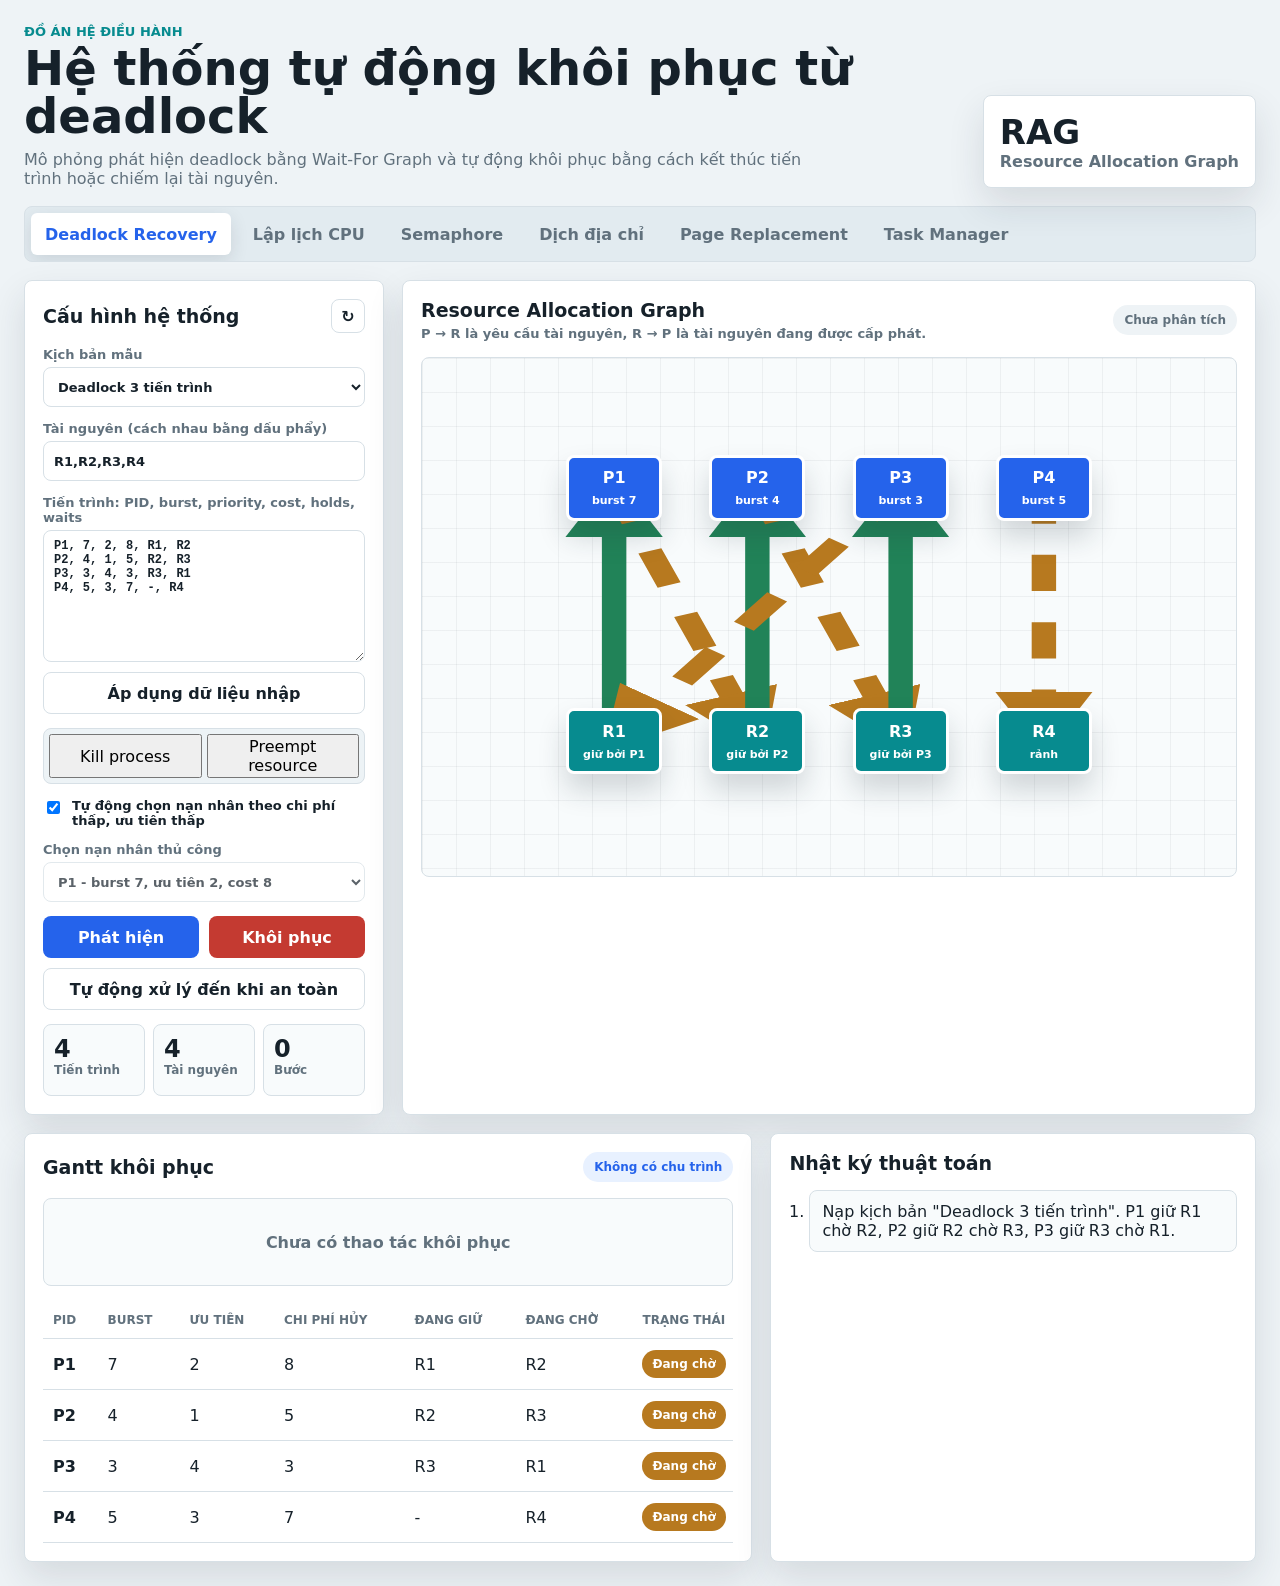
<file: index.html>
<!doctype html>
<html lang="vi">
  <head>
    <meta charset="UTF-8" />
    <meta name="viewport" content="width=device-width, initial-scale=1.0" />
    <title>Deadlock Recovery Lab</title>
    <link rel="stylesheet" href="styles.css" />
  </head>
  <body>
    <main class="app-shell">
      <header class="topbar">
        <div>
          <p class="eyebrow">Đồ án hệ điều hành</p>
          <h1>Hệ thống tự động khôi phục từ deadlock</h1>
          <p class="subtitle">
            Mô phỏng phát hiện deadlock bằng Wait-For Graph và tự động khôi phục bằng cách kết thúc tiến trình hoặc chiếm lại tài nguyên.
          </p>
        </div>
        <div class="status-card">
          <strong id="globalMetric">RAG</strong>
          <span>Resource Allocation Graph</span>
        </div>
      </header>

      <nav class="tabs" aria-label="Chọn mô đun">
        <button class="tab active" data-tab="deadlock">Deadlock Recovery</button>
        <button class="tab" data-tab="scheduler">Lập lịch CPU</button>
        <button class="tab" data-tab="semaphore">Semaphore</button>
        <button class="tab" data-tab="address">Dịch địa chỉ</button>
        <button class="tab" data-tab="paging">Page Replacement</button>
        <button class="tab" data-tab="task-manager">Task Manager</button>
      </nav>

      <section id="deadlock" class="module active">
        <div class="deadlock-layout">
          <aside class="panel controls">
            <div class="panel-title">
              <h2>Cấu hình hệ thống</h2>
              <button id="resetDeadlockBtn" class="icon-btn" title="Tải lại kịch bản">↻</button>
            </div>

            <label class="field">
              <span>Kịch bản mẫu</span>
              <select id="deadlockScenario"></select>
            </label>

            <label class="field">
              <span>Tài nguyên (cách nhau bằng dấu phẩy)</span>
              <input id="deadlockResourcesInput" value="R1,R2,R3,R4" />
            </label>

            <label class="field">
              <span>Tiến trình: PID, burst, priority, cost, holds, waits</span>
              <textarea id="deadlockProcessInput" class="compact-textarea"></textarea>
            </label>

            <button id="applyDeadlockInputBtn" class="ghost-btn full-width">Áp dụng dữ liệu nhập</button>

            <div class="segmented">
              <button class="recovery-strategy active" data-recovery="terminate">Kill process</button>
              <button class="recovery-strategy" data-recovery="preempt">Preempt resource</button>
            </div>

            <label class="check-row">
              <input id="autoVictim" type="checkbox" checked />
              <span>Tự động chọn nạn nhân theo chi phí thấp, ưu tiên thấp</span>
            </label>

            <label class="field">
              <span>Chọn nạn nhân thủ công</span>
              <select id="victimSelect"></select>
            </label>

            <div class="button-row">
              <button id="detectDeadlockBtn" class="primary-btn">Phát hiện</button>
              <button id="recoverDeadlockBtn" class="danger-btn">Khôi phục</button>
            </div>

            <button id="autoRecoverBtn" class="ghost-btn full-width">Tự động xử lý đến khi an toàn</button>

            <div class="metric-strip">
              <div><strong id="deadProcessCount">0</strong><span>Tiến trình</span></div>
              <div><strong id="deadResourceCount">0</strong><span>Tài nguyên</span></div>
              <div><strong id="deadStepCount">0</strong><span>Bước</span></div>
            </div>
          </aside>

          <section class="panel output">
            <div class="panel-title">
              <div>
                <h2>Resource Allocation Graph</h2>
                <p class="panel-subtitle">P → R là yêu cầu tài nguyên, R → P là tài nguyên đang được cấp phát.</p>
              </div>
              <span id="deadlockState" class="pill neutral">Chưa phân tích</span>
            </div>
            <div id="resourceGraph" class="resource-graph"></div>
          </section>
        </div>

        <div class="deadlock-bottom">
          <section class="panel output">
            <div class="panel-title">
              <h2>Gantt khôi phục</h2>
              <span id="cycleText" class="pill">Không có chu trình</span>
            </div>
            <div id="recoveryGantt" class="gantt recovery-gantt"></div>
            <div class="table-wrap">
              <table>
                <thead>
                  <tr>
                    <th>PID</th>
                    <th>Burst</th>
                    <th>Ưu tiên</th>
                    <th>Chi phí hủy</th>
                    <th>Đang giữ</th>
                    <th>Đang chờ</th>
                    <th>Trạng thái</th>
                  </tr>
                </thead>
                <tbody id="deadlockRows"></tbody>
              </table>
            </div>
          </section>

          <section class="panel output">
            <h2>Nhật ký thuật toán</h2>
            <ol id="deadlockLog" class="event-log tall"></ol>
          </section>
        </div>
      </section>

      <section id="scheduler" class="module">
        <div class="module-grid">
          <aside class="panel controls">
            <div class="panel-title">
              <h2>Danh sách tiến trình</h2>
              <button id="addProcessBtn" class="icon-btn" title="Thêm tiến trình">+</button>
            </div>
            <div id="processInputs" class="stack"></div>
            <label class="field">
              <span>Thuật toán</span>
              <select id="algorithmSelect">
                <option value="fcfs">FCFS</option>
                <option value="sjf">SJF không ưu tiên</option>
                <option value="priority">Priority không ưu tiên</option>
                <option value="rr">Round Robin</option>
              </select>
            </label>
            <label class="field">
              <span>Quantum Round Robin</span>
              <input id="quantumInput" type="number" min="1" value="2" />
            </label>
            <div class="button-row">
              <button id="runScheduleBtn" class="primary-btn">Tính lịch</button>
              <button id="compareScheduleBtn" class="ghost-btn">So sánh</button>
            </div>
          </aside>

          <section class="panel output">
            <div class="panel-title">
              <h2>Biểu đồ Gantt</h2>
              <span id="scheduleName" class="pill">FCFS</span>
            </div>
            <div id="ganttChart" class="gantt"></div>
            <div class="metrics">
              <div><strong id="avgWaiting">0</strong><span>Chờ trung bình</span></div>
              <div><strong id="avgTurnaround">0</strong><span>Hoàn tất trung bình</span></div>
              <div><strong id="avgResponse">0</strong><span>Đáp ứng trung bình</span></div>
            </div>
            <div class="table-wrap">
              <table>
                <thead>
                  <tr>
                    <th>PID</th>
                    <th>Đến</th>
                    <th>Burst</th>
                    <th>Ưu tiên</th>
                    <th>Hoàn tất</th>
                    <th>Chờ</th>
                    <th>Đáp ứng</th>
                  </tr>
                </thead>
                <tbody id="scheduleRows"></tbody>
              </table>
            </div>
            <div id="comparison" class="comparison"></div>
          </section>
        </div>
      </section>

      <section id="semaphore" class="module">
        <div class="module-grid">
          <aside class="panel controls">
            <h2>Điều khiển semaphore</h2>
            <label class="field">
              <span>Giá trị ban đầu</span>
              <input id="semaphoreValue" type="number" min="1" value="1" />
            </label>
            <div class="button-row">
              <button id="semStepBtn" class="primary-btn">Chạy 1 bước</button>
              <button id="semResetBtn" class="ghost-btn">Đặt lại</button>
            </div>
          </aside>
          <section class="panel output">
            <div class="panel-title">
              <h2>Semaphore ngăn xung đột tài nguyên</h2>
              <span id="semState" class="pill">Sẵn sàng</span>
            </div>
            <div id="semProcesses" class="lane-grid"></div>
            <ol id="semLog" class="event-log"></ol>
          </section>
        </div>
      </section>

      <section id="address" class="module">
        <div class="module-grid">
          <aside class="panel controls">
            <h2>Thông số bộ nhớ</h2>
            <label class="field"><span>Địa chỉ logic</span><input id="logicalAddress" type="number" min="0" value="2457" /></label>
            <label class="field"><span>Kích thước trang</span><input id="pageSize" type="number" min="1" value="1024" /></label>
            <label class="field"><span>Bảng trang (trang:khung)</span><textarea id="pageTableInput">0:5
1:2
2:8
3:1</textarea></label>
            <button id="translateBtn" class="primary-btn">Dịch địa chỉ</button>
          </aside>
          <section class="panel output">
            <h2>Kết quả chuyển đổi</h2>
            <div id="addressResult" class="translation"></div>
          </section>
        </div>
      </section>

      <section id="paging" class="module">
        <div class="module-grid">
          <aside class="panel controls">
            <h2>Chuỗi tham chiếu</h2>
            <label class="field"><span>Reference string</span><input id="referenceString" value="7 0 1 2 0 3 0 4 2 3 0 3 2" /></label>
            <label class="field"><span>Số frame</span><input id="frameCount" type="number" min="1" value="3" /></label>
            <div class="segmented">
              <button class="page-algo active" data-page-algo="fifo">FIFO</button>
              <button class="page-algo" data-page-algo="lru">LRU</button>
            </div>
            <button id="runPagingBtn" class="primary-btn">Mô phỏng</button>
          </aside>
          <section class="panel output">
            <div class="panel-title">
              <h2>Page Replacement</h2>
              <span id="faultBadge" class="pill">0 lỗi trang</span>
            </div>
            <div id="pagingTimeline" class="paging-grid"></div>
          </section>
        </div>
      </section>

      <section id="task-manager" class="module">
        <section class="panel output">
          <div class="panel-title">
            <h2>Task Manager giả lập</h2>
            <button id="refreshTasksBtn" class="ghost-btn small">Làm mới</button>
          </div>
          <div class="table-wrap">
            <table>
              <thead>
                <tr>
                  <th>PID</th>
                  <th>Tên tiến trình</th>
                  <th>CPU</th>
                  <th>RAM</th>
                  <th>Trạng thái</th>
                  <th>Thao tác</th>
                </tr>
              </thead>
              <tbody id="taskRows"></tbody>
            </table>
          </div>
        </section>
      </section>
    </main>

    <script src="app.js"></script>
  </body>
</html>
</file>
<file: styles.css>
:root {
  color-scheme: light;
  --bg: #eef3f6;
  --panel: #ffffff;
  --ink: #16212a;
  --muted: #61717d;
  --line: #d7e0e6;
  --blue: #2563eb;
  --teal: #078b8f;
  --green: #218358;
  --red: #c43a31;
  --amber: #b7791f;
  --violet: #7c3aed;
  --shadow: 0 16px 36px rgba(30, 45, 58, 0.12);
}

* {
  box-sizing: border-box;
}

body {
  margin: 0;
  min-height: 100vh;
  background: var(--bg);
  color: var(--ink);
  font-family: Inter, ui-sans-serif, system-ui, -apple-system, BlinkMacSystemFont, "Segoe UI", sans-serif;
}

button,
input,
select,
textarea {
  font: inherit;
}

.app-shell {
  width: min(1380px, 100%);
  margin: 0 auto;
  padding: 24px;
}

.topbar {
  display: grid;
  grid-template-columns: 1fr auto;
  gap: 18px;
  align-items: end;
  margin-bottom: 18px;
}

.eyebrow,
.subtitle,
h1,
h2 {
  margin: 0;
}

.eyebrow {
  color: var(--teal);
  font-size: 13px;
  font-weight: 800;
  text-transform: uppercase;
}

h1 {
  margin-top: 5px;
  font-size: 48px;
  line-height: 1;
  letter-spacing: 0;
}

.subtitle {
  max-width: 780px;
  margin-top: 10px;
  color: var(--muted);
  font-size: 16px;
}

h2 {
  font-size: 19px;
}

.status-card {
  min-width: 155px;
  padding: 16px;
  border: 1px solid var(--line);
  border-radius: 8px;
  background: var(--panel);
  box-shadow: var(--shadow);
}

.status-card strong,
.status-card span {
  display: block;
}

.status-card strong {
  font-size: 34px;
}

.status-card span {
  color: var(--muted);
  font-weight: 700;
}

.tabs {
  display: flex;
  gap: 8px;
  overflow-x: auto;
  margin-bottom: 18px;
  padding: 6px;
  border: 1px solid var(--line);
  border-radius: 8px;
  background: #e2ebf0;
}

.tab,
.segment,
.page-algo {
  border: 0;
  border-radius: 6px;
  background: transparent;
  color: var(--muted);
  cursor: pointer;
  font-weight: 800;
}

.tab {
  min-height: 42px;
  padding: 0 14px;
  white-space: nowrap;
}

.tab.active,
.segment.active,
.page-algo.active {
  background: #fff;
  color: var(--blue);
  box-shadow: 0 6px 18px rgba(30, 45, 58, 0.12);
}

.module {
  display: none;
}

.module.active {
  display: block;
}

.module-grid {
  display: grid;
  grid-template-columns: 360px minmax(0, 1fr);
  gap: 18px;
}

.panel {
  border: 1px solid var(--line);
  border-radius: 8px;
  background: var(--panel);
  box-shadow: var(--shadow);
}

.controls,
.output {
  padding: 18px;
}

.panel-title,
.button-row {
  display: flex;
  align-items: center;
  justify-content: space-between;
  gap: 10px;
}

.stack {
  display: grid;
  gap: 10px;
  margin: 14px 0;
}

.process-card {
  display: grid;
  grid-template-columns: 42px repeat(3, 1fr) 34px;
  gap: 7px;
  align-items: end;
  padding: 10px;
  border: 1px solid var(--line);
  border-radius: 8px;
  background: #f8fbfc;
}

.process-card label,
.field {
  display: grid;
  gap: 5px;
  color: var(--muted);
  font-size: 12px;
  font-weight: 800;
}

.field {
  margin-top: 14px;
  font-size: 13px;
}

input,
select,
textarea {
  width: 100%;
  min-height: 40px;
  border: 1px solid var(--line);
  border-radius: 8px;
  background: #fff;
  color: var(--ink);
  padding: 8px 10px;
}

textarea {
  min-height: 118px;
  resize: vertical;
}

.compact-textarea {
  min-height: 132px;
  font-family: ui-monospace, SFMono-Regular, Consolas, "Liberation Mono", monospace;
  font-size: 12px;
}

.icon-btn,
.remove-process {
  width: 34px;
  height: 34px;
  border: 1px solid var(--line);
  border-radius: 8px;
  background: #fff;
  color: var(--ink);
  cursor: pointer;
  font-weight: 900;
}

.primary-btn,
.ghost-btn,
.danger-btn {
  min-height: 42px;
  border-radius: 8px;
  cursor: pointer;
  font-weight: 800;
}

.primary-btn {
  border: 0;
  background: var(--blue);
  color: #fff;
}

.danger-btn {
  border: 0;
  background: var(--red);
  color: #fff;
}

.ghost-btn {
  border: 1px solid var(--line);
  background: #fff;
  color: var(--ink);
}

.small {
  width: auto;
  padding: 0 14px;
}

.full-width {
  width: 100%;
  margin-top: 10px;
}

.button-row {
  margin-top: 14px;
}

.button-row button {
  flex: 1;
}

.pill {
  display: inline-flex;
  align-items: center;
  min-height: 30px;
  border-radius: 999px;
  padding: 0 11px;
  background: #e8f1ff;
  color: var(--blue);
  font-size: 12px;
  font-weight: 900;
}

.pill.success {
  background: #e7f7ee;
  color: var(--green);
}

.pill.danger {
  background: #fff0ed;
  color: var(--red);
}

.pill.neutral {
  background: #eef3f6;
  color: var(--muted);
}

.panel-subtitle {
  margin: 5px 0 0;
  color: var(--muted);
  font-size: 13px;
  font-weight: 700;
}

.deadlock-layout {
  display: grid;
  grid-template-columns: 360px minmax(0, 1fr);
  gap: 18px;
}

.deadlock-bottom {
  display: grid;
  grid-template-columns: minmax(0, 1.2fr) minmax(330px, 0.8fr);
  gap: 18px;
  margin-top: 18px;
}

.check-row {
  display: flex;
  align-items: flex-start;
  gap: 9px;
  margin-top: 14px;
  color: var(--ink);
  font-size: 13px;
  font-weight: 800;
}

.check-row input {
  width: auto;
  min-height: auto;
  margin-top: 3px;
}

.metric-strip {
  display: grid;
  grid-template-columns: repeat(3, 1fr);
  gap: 8px;
  margin-top: 14px;
}

.metric-strip div {
  min-height: 72px;
  border: 1px solid var(--line);
  border-radius: 8px;
  padding: 10px;
  background: #f8fbfc;
}

.metric-strip strong,
.metric-strip span {
  display: block;
}

.metric-strip strong {
  font-size: 24px;
}

.metric-strip span {
  color: var(--muted);
  font-size: 12px;
  font-weight: 800;
}

.resource-graph {
  position: relative;
  min-height: 520px;
  margin-top: 16px;
  overflow: hidden;
  border: 1px solid var(--line);
  border-radius: 8px;
  background:
    linear-gradient(rgba(22, 33, 42, 0.05) 1px, transparent 1px),
    linear-gradient(90deg, rgba(22, 33, 42, 0.05) 1px, transparent 1px),
    #f8fbfc;
  background-size: 34px 34px;
}

.edge-layer {
  position: absolute;
  inset: 0;
  width: 100%;
  height: 100%;
  pointer-events: none;
}

.graph-node {
  position: absolute;
  display: grid;
  place-items: center;
  width: 96px;
  min-height: 66px;
  padding: 8px;
  border: 3px solid #fff;
  border-radius: 8px;
  color: #fff;
  text-align: center;
  transform: translate(-50%, -50%);
  box-shadow: 0 16px 28px rgba(30, 45, 58, 0.18);
}

.process-node {
  background: var(--blue);
}

.resource-node {
  background: var(--teal);
}

.graph-node.in-cycle {
  outline: 5px solid rgba(196, 58, 49, 0.28);
}

.graph-node.terminated-node {
  opacity: 0.44;
  filter: grayscale(0.6);
}

.graph-node strong,
.graph-node span {
  display: block;
}

.graph-node span {
  margin-top: 3px;
  font-size: 11px;
  font-weight: 800;
}

.recovery-gantt {
  margin-bottom: 16px;
}

.gantt-segment.recovery {
  background: var(--red);
}

.empty-gantt {
  display: grid;
  width: 100%;
  place-items: center;
  color: var(--muted);
  font-weight: 800;
}

.gantt {
  display: flex;
  min-height: 88px;
  margin-top: 16px;
  overflow: hidden;
  border: 1px solid var(--line);
  border-radius: 8px;
  background: #f8fbfc;
}

.gantt-segment {
  display: grid;
  min-width: 54px;
  place-items: center;
  border-right: 1px solid rgba(255, 255, 255, 0.7);
  background: var(--teal);
  color: #fff;
  text-align: center;
}

.gantt-segment:nth-child(4n + 1) {
  background: var(--blue);
}

.gantt-segment:nth-child(4n + 2) {
  background: var(--green);
}

.gantt-segment:nth-child(4n + 3) {
  background: var(--violet);
}

.gantt-segment.idle {
  background: #788894;
}

.gantt-segment span {
  font-size: 12px;
  font-weight: 700;
}

.metrics,
.comparison,
.lane-grid {
  display: grid;
  gap: 10px;
}

.metrics {
  grid-template-columns: repeat(3, 1fr);
  margin: 16px 0;
}

.metrics div,
.comparison div,
.lane {
  border: 1px solid var(--line);
  border-radius: 8px;
  padding: 12px;
  background: #f8fbfc;
}

.metrics strong,
.metrics span,
.comparison strong,
.comparison span,
.lane strong,
.lane span {
  display: block;
}

.metrics strong {
  font-size: 26px;
}

.metrics span,
.comparison span,
.lane span {
  color: var(--muted);
  font-size: 13px;
  font-weight: 700;
}

.table-wrap {
  overflow-x: auto;
}

table {
  width: 100%;
  min-width: 720px;
  border-collapse: collapse;
}

th,
td {
  padding: 11px 10px;
  border-bottom: 1px solid var(--line);
  text-align: left;
}

th {
  color: var(--muted);
  font-size: 12px;
  text-transform: uppercase;
}

.comparison {
  grid-template-columns: repeat(4, 1fr);
  margin-top: 16px;
}

.segmented {
  display: grid;
  grid-template-columns: 1fr 1fr;
  gap: 5px;
  margin-top: 14px;
  padding: 5px;
  border: 1px solid var(--line);
  border-radius: 8px;
  background: #edf3f6;
}

.segment,
.page-algo {
  min-height: 38px;
}

.lane-grid {
  grid-template-columns: repeat(3, 1fr);
  margin-top: 16px;
}

.lane {
  min-height: 110px;
  border-width: 2px;
}

.lane.critical {
  border-color: var(--red);
  background: #fff4f2;
}

.lane.waiting {
  border-color: var(--amber);
  background: #fff8eb;
}

.lane.ready {
  border-color: var(--green);
  background: #f0fbf5;
}

.event-log {
  display: grid;
  gap: 9px;
  max-height: 290px;
  margin: 16px 0 0;
  padding-left: 20px;
  overflow: auto;
}

.event-log.tall {
  max-height: 430px;
}

.event-log li,
.formula,
.result-box,
.error-box {
  padding: 11px 12px;
  border: 1px solid var(--line);
  border-radius: 8px;
  background: #f8fbfc;
}

.translation {
  display: grid;
  gap: 10px;
  margin-top: 16px;
}

.result-box {
  border-color: #b9d4ff;
  background: #eef5ff;
}

.error-box {
  border-color: #f0b5ad;
  background: #fff4f2;
  color: var(--red);
  font-weight: 800;
}

.paging-grid {
  display: grid;
  grid-template-columns: repeat(auto-fit, minmax(88px, 1fr));
  gap: 10px;
  margin-top: 16px;
}

.page-step {
  display: grid;
  gap: 6px;
  padding: 10px;
  border: 1px solid var(--line);
  border-radius: 8px;
  background: #f8fbfc;
  text-align: center;
}

.page-step strong {
  font-size: 18px;
}

.page-step span {
  min-height: 26px;
  border-radius: 6px;
  background: #fff;
  padding: 4px;
  font-weight: 800;
}

.page-step em {
  color: var(--muted);
  font-size: 12px;
  font-style: normal;
  font-weight: 900;
}

.page-step.fault {
  border-color: #efb3aa;
}

.page-step.fault em {
  color: var(--red);
}

.page-step.hit em {
  color: var(--green);
}

.badge {
  display: inline-flex;
  align-items: center;
  min-height: 28px;
  border-radius: 999px;
  padding: 0 10px;
  color: #fff;
  font-size: 12px;
  font-weight: 900;
}

.badge.running {
  background: var(--green);
}

.badge.sleeping {
  background: var(--amber);
}

.badge.blocked {
  background: var(--amber);
}

.badge.killed,
.badge.terminated {
  background: var(--red);
}

.danger-link {
  min-height: 32px;
  border: 1px solid #f0b5ad;
  border-radius: 8px;
  background: #fff4f2;
  color: var(--red);
  cursor: pointer;
  font-weight: 900;
}

.danger-link:disabled {
  cursor: not-allowed;
  opacity: 0.5;
}

@media (max-width: 960px) {
  .topbar,
  .module-grid,
  .deadlock-layout,
  .deadlock-bottom {
    grid-template-columns: 1fr;
  }

  .comparison,
  .metrics,
  .lane-grid {
    grid-template-columns: 1fr;
  }
}

@media (max-width: 620px) {
  .app-shell {
    padding: 14px;
  }

  h1 {
    font-size: 36px;
  }

  .process-card {
    grid-template-columns: 1fr 1fr;
  }

  .process-card strong,
  .remove-process {
    align-self: center;
  }

  .gantt {
    overflow-x: auto;
  }
}
</file>
